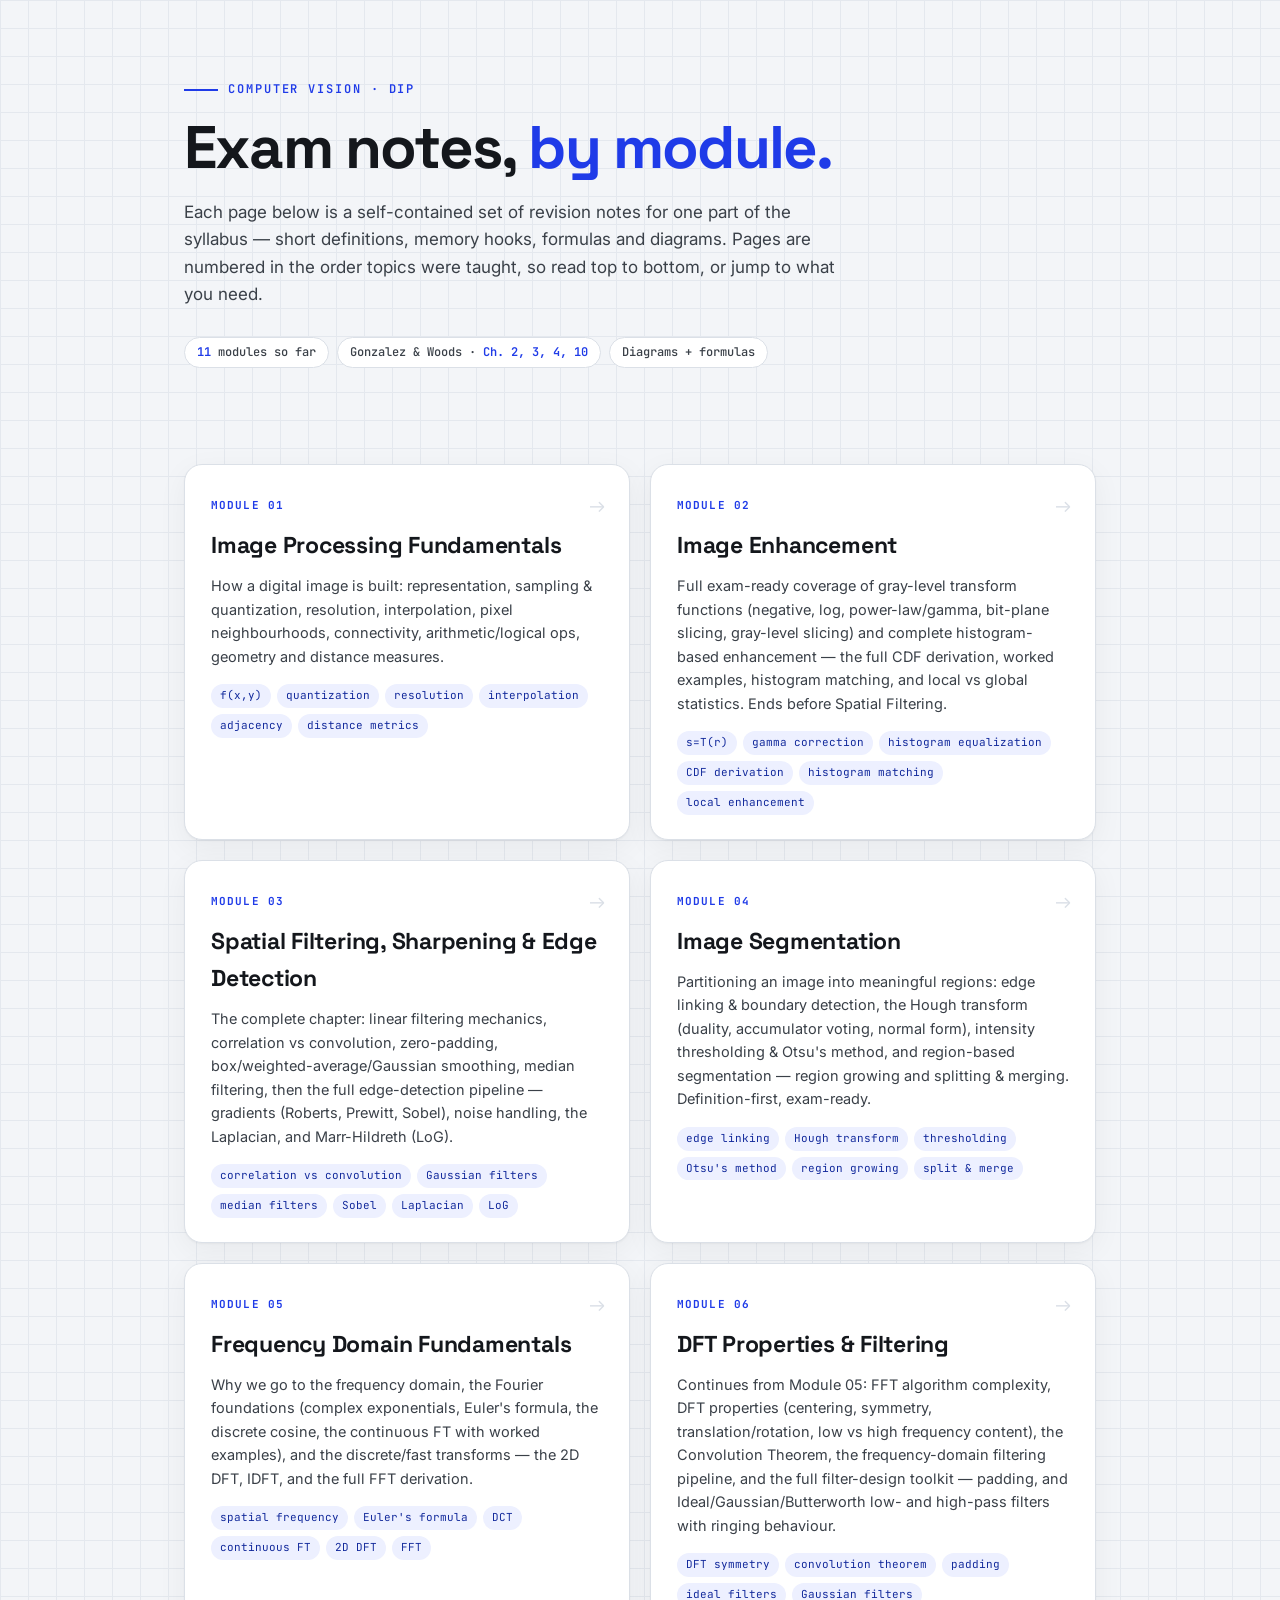
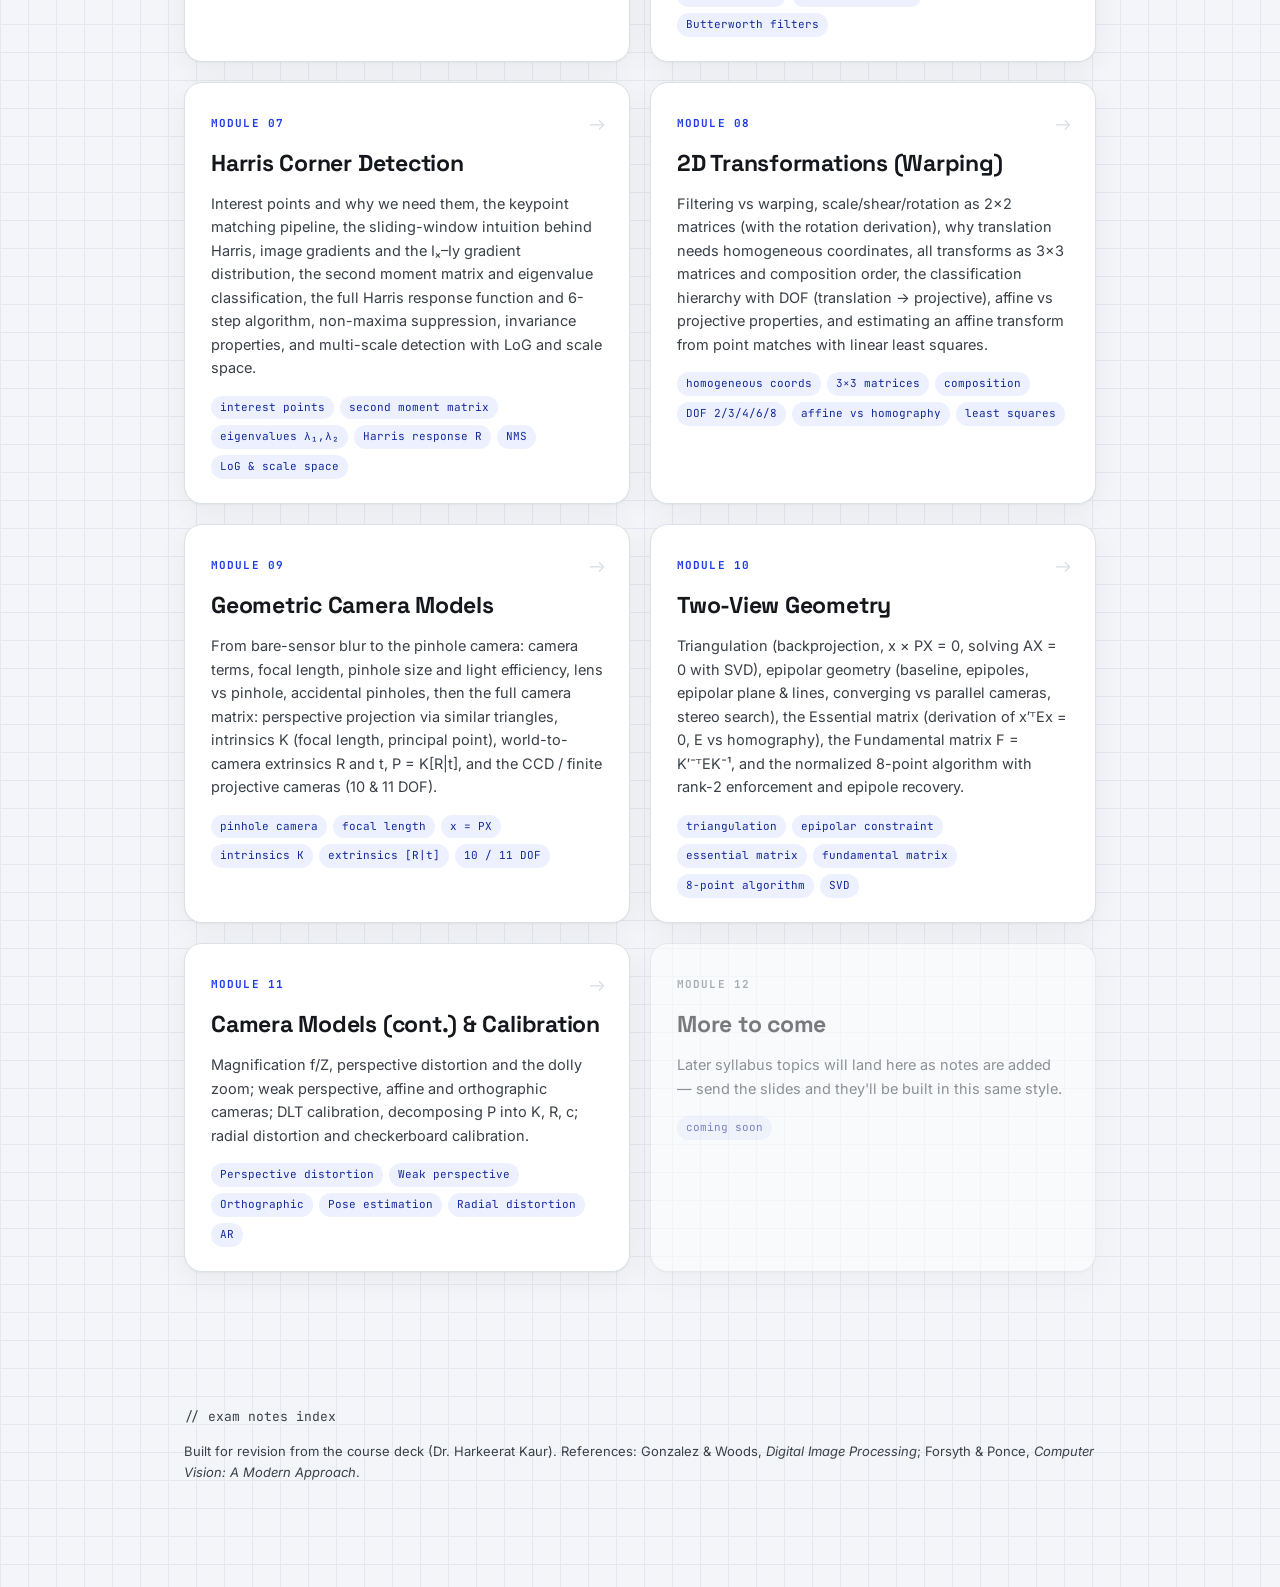
<file: index.html>
<!DOCTYPE html>
<html lang="en">
<head>
<meta charset="UTF-8" />
<meta name="viewport" content="width=device-width, initial-scale=1.0" />
<title>Computer Vision — Exam Notes</title>
<meta name="description" content="Diagram-first revision notes for Computer Vision / Digital Image Processing." />
<link rel="preconnect" href="https://fonts.googleapis.com" />
<link rel="preconnect" href="https://fonts.gstatic.com" crossorigin />
<link href="https://fonts.googleapis.com/css2?family=Space+Grotesk:wght@400;500;600;700&family=Inter:wght@400;450;500;600;700&family=JetBrains+Mono:wght@400;500;600;700&display=swap" rel="stylesheet" />
<link rel="stylesheet" href="style.css" />
</head>
<body class="landing">

<div class="shell" style="display:block">
  <main style="margin:0 auto">
    <header class="hero" style="border-bottom:none">
      <div class="kick">Computer Vision · DIP</div>
      <h2>Exam notes, <em>by module.</em></h2>
      <p>Each page below is a self-contained set of revision notes for one part of the syllabus — short definitions, memory hooks, formulas and diagrams. Pages are numbered in the order topics were taught, so read top to bottom, or jump to what you need.</p>
      <div class="meta">
        <span class="chip"><b>11</b> modules so far</span>
        <span class="chip">Gonzalez &amp; Woods · <b>Ch. 2, 3, 4, 10</b></span>
        <span class="chip">Diagrams + formulas</span>
      </div>
    </header>

    <nav class="toc-grid" aria-label="Notes contents">

      <a class="toc-card" href="01-fundamentals.html">
        <span class="arrow">→</span>
        <span class="tag">Module 01</span>
        <h4>Image Processing Fundamentals</h4>
        <p>How a digital image is built: representation, sampling &amp; quantization, resolution, interpolation, pixel neighbourhoods, connectivity, arithmetic/logical ops, geometry and distance measures.</p>
        <div class="topics">
          <span>f(x,y)</span><span>quantization</span><span>resolution</span>
          <span>interpolation</span><span>adjacency</span><span>distance metrics</span>
        </div>
      </a>

      <a class="toc-card" href="02-enhancement.html">
        <span class="arrow">→</span>
        <span class="tag">Module 02</span>
        <h4>Image Enhancement</h4>
        <p>Full exam-ready coverage of gray-level transform functions (negative, log, power-law/gamma, bit-plane slicing, gray-level slicing) and complete histogram-based enhancement — the full CDF derivation, worked examples, histogram matching, and local vs global statistics. Ends before Spatial Filtering.</p>
        <div class="topics">
          <span>s=T(r)</span><span>gamma correction</span><span>histogram equalization</span>
          <span>CDF derivation</span><span>histogram matching</span><span>local enhancement</span>
        </div>
      </a>

      <a class="toc-card" href="03-sharpening-edges.html">
        <span class="arrow">→</span>
        <span class="tag">Module 03</span>
        <h4>Spatial Filtering, Sharpening &amp; Edge Detection</h4>
        <p>The complete chapter: linear filtering mechanics, correlation vs convolution, zero-padding, box/weighted-average/Gaussian smoothing, median filtering, then the full edge-detection pipeline — gradients (Roberts, Prewitt, Sobel), noise handling, the Laplacian, and Marr-Hildreth (LoG).</p>
        <div class="topics">
          <span>correlation vs convolution</span><span>Gaussian filters</span><span>median filters</span>
          <span>Sobel</span><span>Laplacian</span><span>LoG</span>
        </div>
      </a>

      <a class="toc-card" href="04-segmentation.html">
        <span class="arrow">→</span>
        <span class="tag">Module 04</span>
        <h4>Image Segmentation</h4>
        <p>Partitioning an image into meaningful regions: edge linking &amp; boundary detection, the Hough transform (duality, accumulator voting, normal form), intensity thresholding &amp; Otsu's method, and region-based segmentation — region growing and splitting &amp; merging. Definition-first, exam-ready.</p>
        <div class="topics">
          <span>edge linking</span><span>Hough transform</span><span>thresholding</span>
          <span>Otsu's method</span><span>region growing</span><span>split &amp; merge</span>
        </div>
      </a>

      <a class="toc-card" href="05-frequency-domain.html">
        <span class="arrow">→</span>
        <span class="tag">Module 05</span>
        <h4>Frequency Domain Fundamentals</h4>
        <p>Why we go to the frequency domain, the Fourier foundations (complex exponentials, Euler's formula, the discrete cosine, the continuous FT with worked examples), and the discrete/fast transforms — the 2D DFT, IDFT, and the full FFT derivation.</p>
        <div class="topics">
          <span>spatial frequency</span><span>Euler's formula</span><span>DCT</span>
          <span>continuous FT</span><span>2D DFT</span><span>FFT</span>
        </div>
      </a>

      <a class="toc-card" href="06-dft-filtering.html">
        <span class="arrow">→</span>
        <span class="tag">Module 06</span>
        <h4>DFT Properties &amp; Filtering</h4>
        <p>Continues from Module 05: FFT algorithm complexity, DFT properties (centering, symmetry, translation/rotation, low vs high frequency content), the Convolution Theorem, the frequency-domain filtering pipeline, and the full filter-design toolkit — padding, and Ideal/Gaussian/Butterworth low- and high-pass filters with ringing behaviour.</p>
        <div class="topics">
          <span>DFT symmetry</span><span>convolution theorem</span><span>padding</span>
          <span>ideal filters</span><span>Gaussian filters</span><span>Butterworth filters</span>
        </div>
      </a>

      <a class="toc-card" href="harris-corner-detection.html">
        <span class="arrow">→</span>
        <span class="tag">Module 07</span>
        <h4>Harris Corner Detection</h4>
        <p>Interest points and why we need them, the keypoint matching pipeline, the sliding-window intuition behind Harris, image gradients and the Iₓ–Iy gradient distribution, the second moment matrix and eigenvalue classification, the full Harris response function and 6-step algorithm, non-maxima suppression, invariance properties, and multi-scale detection with LoG and scale space.</p>
        <div class="topics">
          <span>interest points</span><span>second moment matrix</span><span>eigenvalues λ₁,λ₂</span>
          <span>Harris response R</span><span>NMS</span><span>LoG &amp; scale space</span>
        </div>
      </a>

      <a class="toc-card" href="08-2d-transformations.html">
        <span class="arrow">→</span>
        <span class="tag">Module 08</span>
        <h4>2D Transformations (Warping)</h4>
        <p>Filtering vs warping, scale/shear/rotation as 2×2 matrices (with the rotation derivation), why translation needs homogeneous coordinates, all transforms as 3×3 matrices and composition order, the classification hierarchy with DOF (translation → projective), affine vs projective properties, and estimating an affine transform from point matches with linear least squares.</p>
        <div class="topics">
          <span>homogeneous coords</span><span>3×3 matrices</span><span>composition</span>
          <span>DOF 2/3/4/6/8</span><span>affine vs homography</span><span>least squares</span>
        </div>
      </a>

      <a class="toc-card" href="09-camera-models.html">
        <span class="arrow">→</span>
        <span class="tag">Module 09</span>
        <h4>Geometric Camera Models</h4>
        <p>From bare-sensor blur to the pinhole camera: camera terms, focal length, pinhole size and light efficiency, lens vs pinhole, accidental pinholes, then the full camera matrix: perspective projection via similar triangles, intrinsics K (focal length, principal point), world-to-camera extrinsics R and t, P = K[R|t], and the CCD / finite projective cameras (10 &amp; 11 DOF).</p>
        <div class="topics">
          <span>pinhole camera</span><span>focal length</span><span>x = PX</span>
          <span>intrinsics K</span><span>extrinsics [R|t]</span><span>10 / 11 DOF</span>
        </div>
      </a>

      <a class="toc-card" href="10-two-view-geometry.html">
        <span class="arrow">→</span>
        <span class="tag">Module 10</span>
        <h4>Two-View Geometry</h4>
        <p>Triangulation (backprojection, x × PX = 0, solving AX = 0 with SVD), epipolar geometry (baseline, epipoles, epipolar plane &amp; lines, converging vs parallel cameras, stereo search), the Essential matrix (derivation of x′ᵀEx = 0, E vs homography), the Fundamental matrix F = K′⁻ᵀEK⁻¹, and the normalized 8-point algorithm with rank-2 enforcement and epipole recovery.</p>
        <div class="topics">
          <span>triangulation</span><span>epipolar constraint</span><span>essential matrix</span>
          <span>fundamental matrix</span><span>8-point algorithm</span><span>SVD</span>
        </div>
      </a>

      <a class="toc-card" href="11-camera-calibration.html">
        <span class="arrow">→</span>
        <span class="tag">Module 11</span>
        <h4>Camera Models (cont.) &amp; Calibration</h4>
        <p>Magnification f/Z, perspective distortion and the dolly zoom; weak perspective, affine and orthographic cameras; DLT calibration, decomposing P into K, R, c; radial distortion and checkerboard calibration.</p>
        <div class="topics">
          <span>Perspective distortion</span><span>Weak perspective</span><span>Orthographic</span>
          <span>Pose estimation</span><span>Radial distortion</span><span>AR</span>
        </div>
      </a>
      <a class="toc-card status-soon" href="#" aria-disabled="true">
        <span class="tag">Module 12</span>
        <h4>More to come</h4>
        <p>Later syllabus topics will land here as notes are added — send the slides and they'll be built in this same style.</p>
        <div class="topics"><span>coming soon</span></div>
      </a>

    </nav>

    <footer>
      <p class="mono">// exam notes index</p>
      <p>Built for revision from the course deck (Dr. Harkeerat Kaur). References: Gonzalez &amp; Woods, <em>Digital Image Processing</em>; Forsyth &amp; Ponce, <em>Computer Vision: A Modern Approach</em>.</p>
    </footer>
  </main>
</div>
</body>
</html>
</file>
<file: style.css>
:root{
  --bg:#F3F5F8;
  --paper:#FFFFFF;
  --ink:#14171C;
  --ink-soft:#3A4048;
  --muted:#6B7480;
  --line:#DBE0E7;
  --line-soft:#E9EDF2;
  --blue:#1F3BE8;
  --blue-ink:#132a9c;
  --amber:#E08A00;
  --amber-soft:#FFF6E6;
  --blue-soft:#EDF0FF;
  --grid:#E4E8EE;
  --shadow:0 1px 2px rgba(20,23,28,.04), 0 8px 30px rgba(20,23,28,.05);
  --radius:14px;
  --sidebar:288px;
}
*{box-sizing:border-box}
html{scroll-behavior:smooth}
body{
  margin:0;font-family:'Inter',system-ui,sans-serif;color:var(--ink);
  background:
    linear-gradient(var(--grid) 1px,transparent 1px) 0 0/28px 28px,
    linear-gradient(90deg,var(--grid) 1px,transparent 1px) 0 0/28px 28px,
    var(--bg);
  line-height:1.62;-webkit-font-smoothing:antialiased;
}
::selection{background:var(--blue);color:#fff}
.shell{display:flex;min-height:100vh}

/* sidebar */
.side{
  width:var(--sidebar);flex:0 0 var(--sidebar);position:sticky;top:0;height:100vh;
  background:var(--paper);border-right:1px solid var(--line);
  padding:26px 18px 40px;overflow-y:auto;z-index:40;
}
.brand{display:flex;gap:12px;align-items:center;margin:0 8px 6px;text-decoration:none;color:inherit}
.brand .eye{flex:0 0 40px}
.brand h1{font-family:'Space Grotesk',sans-serif;font-size:16px;line-height:1.15;margin:0;font-weight:700;letter-spacing:-.01em}
.brand .sub{font-size:11px;color:var(--muted);font-weight:500;margin-top:2px;font-family:'JetBrains Mono',monospace;letter-spacing:.02em}
.back-link{
  display:inline-flex;gap:6px;align-items:center;margin:14px 8px 20px;
  font-family:'JetBrains Mono',monospace;font-size:11.5px;color:var(--muted);
  text-decoration:none;padding:6px 10px;border:1px solid var(--line);border-radius:20px;
}
.back-link:hover{color:var(--blue-ink);border-color:var(--blue)}

.nav a{
  display:flex;gap:11px;align-items:baseline;padding:7px 10px;border-radius:9px;
  color:var(--ink-soft);text-decoration:none;font-size:13.5px;font-weight:500;
  border-left:2px solid transparent;transition:background .13s,color .13s;
}
.nav a .num{font-family:'JetBrains Mono',monospace;font-size:11px;font-weight:600;color:var(--muted);flex:0 0 22px}
.nav a:hover{background:var(--blue-soft);color:var(--blue-ink)}
.nav a.active{background:var(--blue-soft);color:var(--blue-ink);font-weight:600}
.nav a.active .num{color:var(--blue)}
.nav-label{font-family:'JetBrains Mono',monospace;font-size:10.5px;letter-spacing:.14em;text-transform:uppercase;color:var(--muted);margin:18px 10px 8px}

/* main */
main{flex:1 1 auto;min-width:0;max-width:920px;margin:0 auto;padding:0 clamp(20px,5vw,64px)}
.hero{padding:80px 0 48px;border-bottom:1px solid var(--line)}
.hero .kick{font-family:'JetBrains Mono',monospace;font-size:12px;letter-spacing:.16em;text-transform:uppercase;color:var(--blue);font-weight:600;margin-bottom:18px;display:flex;align-items:center;gap:10px}
.hero .kick::before{content:"";width:34px;height:2px;background:var(--blue)}
.hero h2{font-family:'Space Grotesk',sans-serif;font-size:clamp(34px,6vw,60px);line-height:1.02;margin:0 0 20px;font-weight:700;letter-spacing:-.03em}
.hero h2 em{font-style:normal;color:var(--blue)}
.hero p{font-size:17px;color:var(--ink-soft);max-width:60ch;margin:0}
.hero .meta{display:flex;flex-wrap:wrap;gap:8px;margin-top:28px}
.chip{font-family:'JetBrains Mono',monospace;font-size:12px;font-weight:500;background:var(--paper);border:1px solid var(--line);border-radius:20px;padding:5px 12px;color:var(--ink-soft)}
.chip b{color:var(--blue);font-weight:600}

section{padding:52px 0;border-bottom:1px solid var(--line-soft);scroll-margin-top:20px}
.eyebrow{font-family:'JetBrains Mono',monospace;font-size:12px;letter-spacing:.12em;text-transform:uppercase;color:var(--amber);font-weight:600;margin-bottom:10px}
h3{font-family:'Space Grotesk',sans-serif;font-size:clamp(24px,3.6vw,34px);line-height:1.1;margin:0 0 18px;font-weight:700;letter-spacing:-.02em}
h4{font-family:'Space Grotesk',sans-serif;font-size:19px;margin:30px 0 10px;font-weight:600;letter-spacing:-.01em}
p{margin:0 0 14px}
main p{color:var(--ink-soft)}
strong{color:var(--ink);font-weight:600}
a.inl{color:var(--blue);text-decoration:none;border-bottom:1px solid var(--blue-soft)}
ul,ol{margin:0 0 16px;padding-left:22px;color:var(--ink-soft)}
li{margin:6px 0}
li::marker{color:var(--blue)}
code,.mono{font-family:'JetBrains Mono',monospace}
.k{font-family:'JetBrains Mono',monospace;font-size:.86em;background:var(--blue-soft);color:var(--blue-ink);padding:1px 6px;border-radius:6px;font-weight:500;white-space:nowrap}

.card{background:var(--paper);border:1px solid var(--line);border-radius:var(--radius);padding:22px 24px;margin:18px 0;box-shadow:var(--shadow)}
.remember,.tip,.warn{border-radius:12px;padding:16px 18px;margin:18px 0;border:1px solid;font-size:14.5px}
.remember{background:var(--amber-soft);border-color:#F3D9A6}
.tip{background:var(--blue-soft);border-color:#C9D2FF}
.warn{background:#FDF1EE;border-color:#F3C7BC}
.remember .lab,.tip .lab,.warn .lab{font-family:'JetBrains Mono',monospace;font-size:11px;letter-spacing:.1em;text-transform:uppercase;font-weight:700;display:block;margin-bottom:5px}
.remember .lab{color:var(--amber)}
.tip .lab{color:var(--blue)}
.warn .lab{color:#C0492B}
.remember p,.tip p,.warn p{margin:0;color:var(--ink)}
.remember p+p,.tip p+p,.warn p+p{margin-top:8px}

.definition{
  border-radius:12px;padding:18px 20px;margin:16px 0 20px;
  background:#F4F1FF;border:1.5px solid #D6CCFA;
}
.definition .lab{
  font-family:'JetBrains Mono',monospace;font-size:11px;letter-spacing:.12em;
  text-transform:uppercase;font-weight:700;color:#6D3FD1;display:block;margin-bottom:7px;
}
.definition p{margin:0;color:var(--ink);font-size:15px;line-height:1.6;font-weight:500}
.definition p+p{margin-top:8px}

.twrap{overflow-x:auto;margin:18px 0;border:1px solid var(--line);border-radius:12px;box-shadow:var(--shadow)}
table{border-collapse:collapse;width:100%;font-size:14px;background:var(--paper);min-width:460px}
th,td{padding:11px 14px;text-align:left;border-bottom:1px solid var(--line-soft);vertical-align:top}
th{background:#F7F9FC;font-weight:600;color:var(--ink);font-size:12px;letter-spacing:.03em;text-transform:uppercase;font-family:'JetBrains Mono',monospace}
tr:last-child td{border-bottom:none}
td .k{white-space:normal}

.formula{background:#0F1218;color:#EDF0F6;border-radius:12px;padding:18px 20px;margin:18px 0;overflow-x:auto;border:1px solid #1d2330}
.formula .mjx-container,.formula mjx-container{color:#EDF0F6!important}
.formula .cap{font-family:'JetBrains Mono',monospace;font-size:11px;color:#8b95a7;letter-spacing:.08em;text-transform:uppercase;margin-bottom:8px;display:block}

figure{margin:22px 0}
.fig{background:var(--paper);border:1px solid var(--line);border-radius:var(--radius);padding:22px;box-shadow:var(--shadow)}
.fig svg{display:block;width:100%;height:auto}
figcaption{font-size:12.5px;color:var(--muted);margin-top:10px;text-align:center;font-family:'JetBrains Mono',monospace}
.diag-txt{font-family:'Inter',sans-serif}
.diag-mono{font-family:'JetBrains Mono',monospace}

.grid2{display:grid;grid-template-columns:1fr 1fr;gap:16px}
@media(max-width:640px){.grid2{grid-template-columns:1fr}}
.grid3{display:grid;grid-template-columns:repeat(3,1fr);gap:16px}
@media(max-width:760px){.grid3{grid-template-columns:1fr}}

footer{padding:44px 0 90px;color:var(--muted);font-size:13px}
footer .mono{color:var(--ink-soft)}

.menu-btn{display:none;position:fixed;top:14px;left:14px;z-index:60;background:var(--paper);border:1px solid var(--line);border-radius:10px;width:44px;height:44px;cursor:pointer;box-shadow:var(--shadow);align-items:center;justify-content:center}
.menu-btn span,.menu-btn span::before,.menu-btn span::after{content:"";display:block;width:18px;height:2px;background:var(--ink);position:relative}
.menu-btn span::before{position:absolute;top:-6px}
.menu-btn span::after{position:absolute;top:6px}
.scrim{display:none;position:fixed;inset:0;background:rgba(15,18,24,.4);z-index:35}

@media(max-width:960px){
  .menu-btn{display:flex}
  .side{position:fixed;left:0;top:0;transform:translateX(-100%);transition:transform .22s ease;box-shadow:0 0 40px rgba(0,0,0,.18)}
  body.nav-open .side{transform:translateX(0)}
  body.nav-open .scrim{display:block}
  main{padding-top:8px}
  .hero{padding-top:64px}
}
@media(prefers-reduced-motion:reduce){*{scroll-behavior:auto!important;transition:none!important}}

/* ---------- index / landing page ---------- */
.landing main{max-width:1040px}
.toc-grid{display:grid;grid-template-columns:1fr 1fr;gap:20px;padding:48px 0 90px}
@media(max-width:720px){.toc-grid{grid-template-columns:1fr}}
.toc-card{
  display:block;text-decoration:none;color:inherit;background:var(--paper);
  border:1px solid var(--line);border-radius:18px;padding:26px 26px 24px;
  box-shadow:var(--shadow);position:relative;overflow:hidden;transition:transform .15s, box-shadow .15s;
}
.toc-card:hover{transform:translateY(-3px);box-shadow:0 4px 10px rgba(20,23,28,.06), 0 18px 40px rgba(20,23,28,.09)}
.toc-card .tag{font-family:'JetBrains Mono',monospace;font-size:11px;letter-spacing:.1em;text-transform:uppercase;color:var(--blue);font-weight:700}
.toc-card h4{font-family:'Space Grotesk',sans-serif;font-size:23px;margin:10px 0 10px;font-weight:700;letter-spacing:-.01em;color:var(--ink)}
.toc-card p{color:var(--ink-soft);font-size:14.5px;margin:0 0 16px}
.toc-card .topics{display:flex;flex-wrap:wrap;gap:6px}
.toc-card .topics span{font-family:'JetBrains Mono',monospace;font-size:11px;background:var(--blue-soft);color:var(--blue-ink);padding:3px 9px;border-radius:20px}
.toc-card .arrow{position:absolute;top:24px;right:24px;color:var(--line);font-size:20px;font-family:'Space Grotesk',sans-serif}
.toc-card:hover .arrow{color:var(--blue)}
.status-soon{opacity:.55;pointer-events:none}
.status-soon .tag{color:var(--muted)}
</file>
